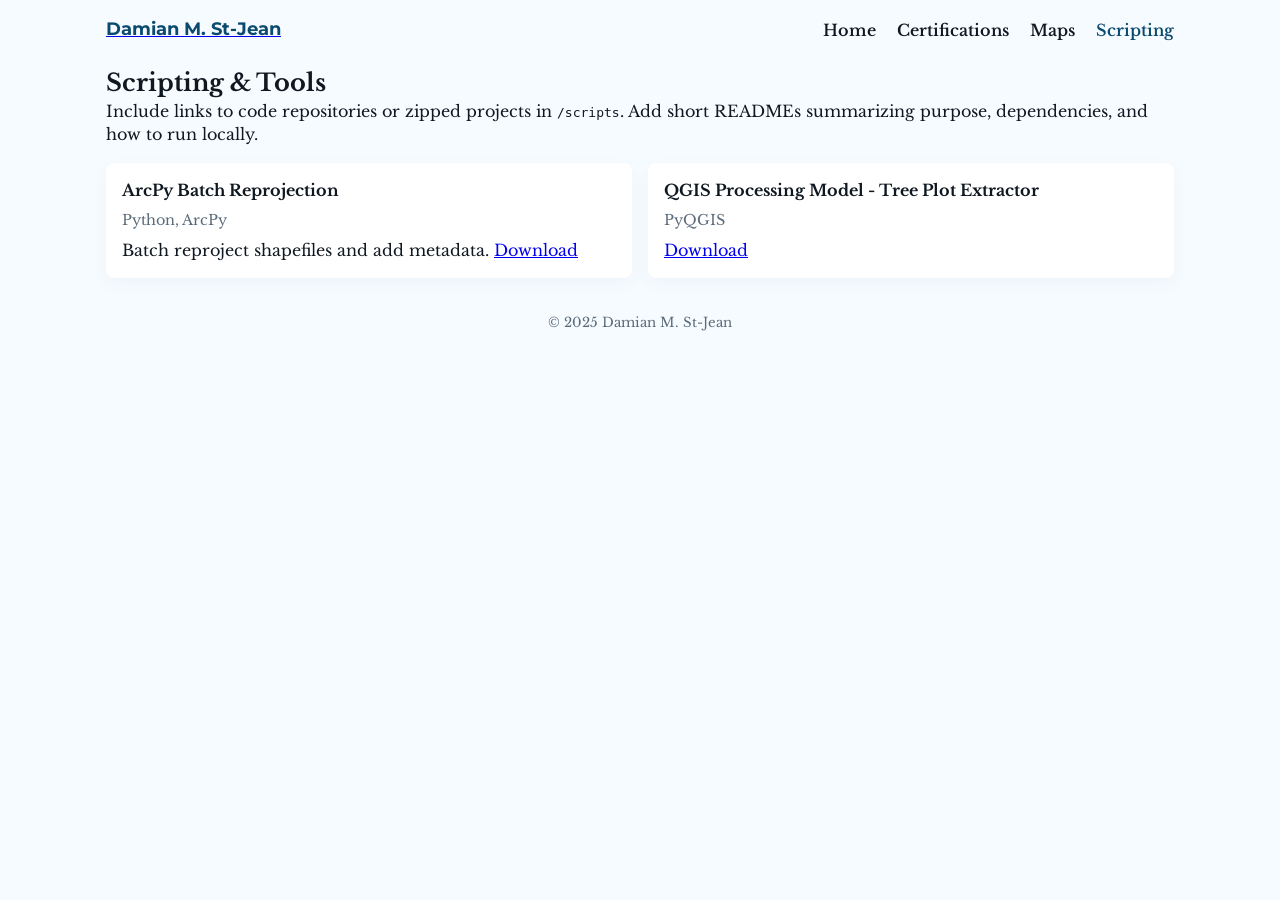
<file: scripts.html>
<!doctype html>
<html lang="en">
<head>
  <meta charset="utf-8" />
  <meta name="viewport" content="width=device-width,initial-scale=1" />
  <title>Scripting • Damian M. St-Jean</title>

  <link rel="preconnect" href="https://fonts.googleapis.com">
  <link rel="preconnect" href="https://fonts.gstatic.com" crossorigin>
  <link href="https://fonts.googleapis.com/css2?family=Libre+Baskerville:ital,wght@0,400;0,700;1,400&family=Montserrat:wght@400;700&display=swap" rel="stylesheet">

  <link rel="stylesheet" href="css/style.css">
</head>
<body>
  <header class="site-header small">
    <div class="container header-inner">
      <a class="brand" href="index.html"><h1>Damian M. St-Jean</h1></a>
      <nav class="main-nav">
        <a href="index.html">Home</a>
        <a href="certs.html">Certifications</a>
        <a href="maps.html">Maps</a>
        <a href="scripts.html" class="active">Scripting</a>
      </nav>
    </div>
  </header>

  <main class="container">
    <h2>Scripting & Tools</h2>
    <p>Include links to code repositories or zipped projects in <code>/scripts</code>. Add short READMEs summarizing purpose, dependencies, and how to run locally.</p>

    <div class="grid script-grid">
      <article class="script-card">
        <h4>ArcPy Batch Reprojection</h4>
        <p class="meta">Python, ArcPy</p>
        <p>Batch reproject shapefiles and add metadata. <a href="scripts/arcpy_reproject.zip" target="_blank" rel="noopener">Download</a></p>
      </article>

      <article class="script-card">
        <h4>QGIS Processing Model - Tree Plot Extractor</h4>
        <p class="meta">PyQGIS</p>
        <p><a href="scripts/tree_plot_extractor.zip" target="_blank" rel="noopener">Download</a></p>
      </article>
    </div>
  </main>

  <footer class="site-footer"><div class="container"><small>© 2025 Damian M. St-Jean</small></div></footer>
  <script src="js/main.js"></script>
</body>
</html>
</file>
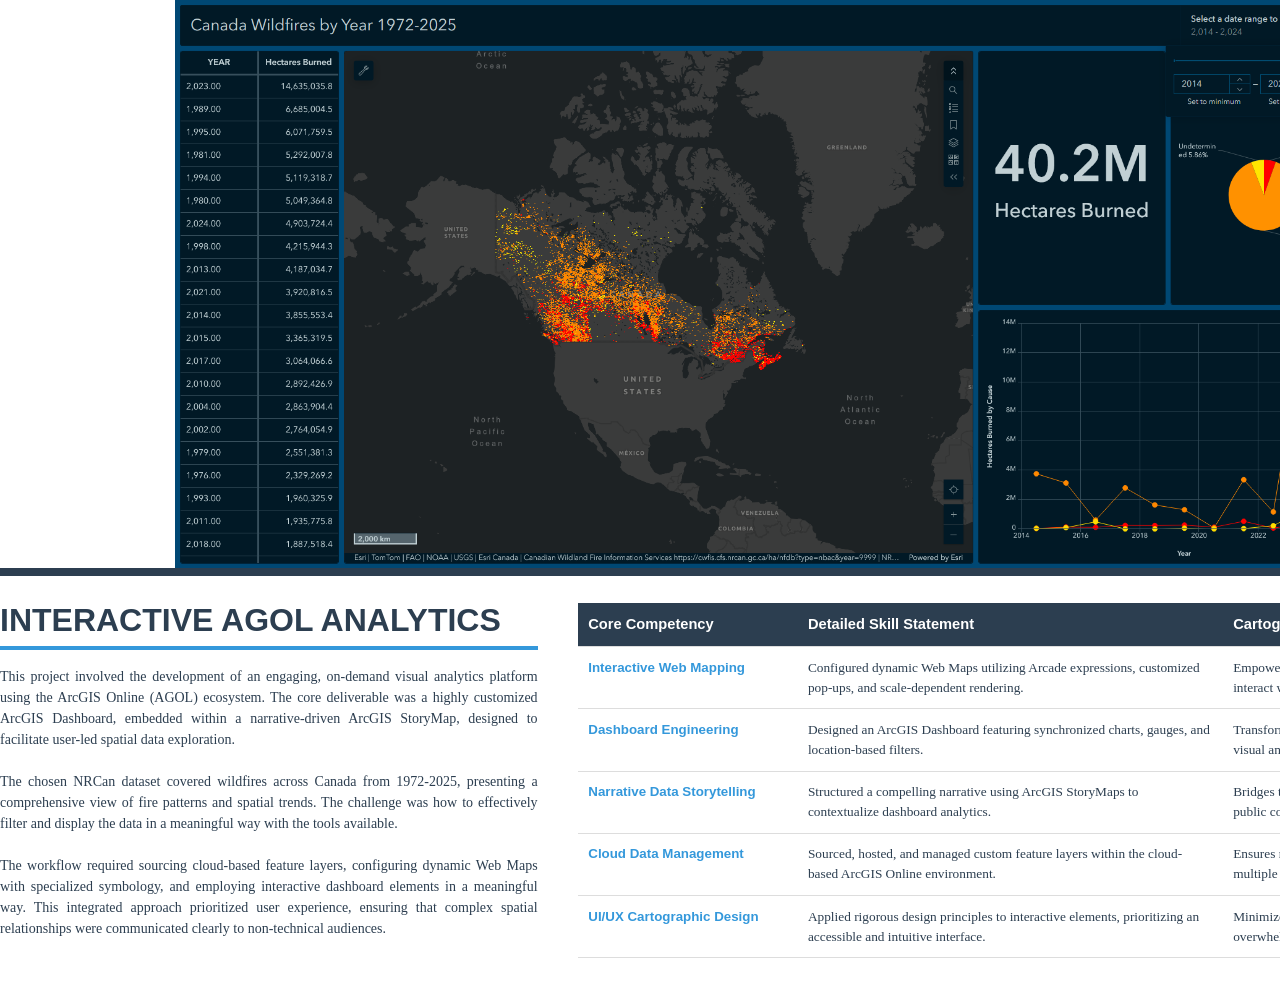
<file: AGOL_MarketingSheet/dashboard.html>
<!DOCTYPE html>
<html lang="en">
<!-- 1.0 Document Setup -->
<head>
    <meta charset="UTF-8">
    <meta name="viewport" content="width=device-width, initial-scale=1.0">
    <title>Portfolio: AGOL Dashboard</title>
    
    <!-- 2.0 CSS Styles -->
    <style>
        /* 2.1 CSS Variables */
        :root {
            --primary-color: #2c3e50; 
            --accent-color: #3498db;  
            --text-dark: #2c3e50;
            --text-light: #ffffff;
            --font-heading: 'Helvetica Neue', Helvetica, Arial, sans-serif;
            --font-body: 'Merriweather', Georgia, serif;
        }

        /* 2.2 Print Geometry & Reset 
           Ensures 17x11 Tabloid Landscape output. */
        @page {
            size: 17in 11in; 
            margin: 0.5in;
        }

        * {
            box-sizing: border-box;
            margin: 0;
            padding: 0;
        }

        body {
            font-family: var(--font-body);
            color: var(--text-dark);
            font-size: 12pt;
            line-height: 1.5;
            -webkit-print-color-adjust: exact;
            print-color-adjust: exact;
            background-color: #FFFFFF;
        }

        /* 2.3 Main Layout Grid (Landscape) */
        .landscape-container {
            display: grid;
            grid-template-rows: 60% 40%;
            height: 10in; 
            width: 16in;  
            margin: auto;
            gap: 20pt;
        }

        /* 2.4 Image Asset Styling */
        .hero-map {
            grid-row: 1;
            width: 100%;
            height: 100%;
            object-fit: contain;
            object-position: center top;
            border-bottom: 6pt solid var(--primary-color);
        }

        /* 2.5 Typography & Content Blocks */
        .content-block {
            grid-row: 2;
            display: grid;
            grid-template-columns: 35% 65%;
            gap: 30pt;
        }

        .overview-col {
            display: flex;
            flex-direction: column;
            justify-content: flex-start;
        }

        h1 {
            font-family: var(--font-heading);
            color: var(--primary-color);
            font-size: 24pt;
            text-transform: uppercase;
            margin-bottom: 12pt;
            border-bottom: 3pt solid var(--accent-color);
            padding-bottom: 6pt;
            line-height: 1.1;
        }

        .overview {
            text-align: justify;
            font-size: 10.5pt;
        }

        /* 2.6 Skill Table Styling */
        .table-col {
            display: flex;
            align-items: flex-start;
        }

        table {
            width: 100%;
            border-collapse: collapse;
            font-size: 10pt;
        }

        th, td {
            text-align: left;
            padding: 8pt;
            border-bottom: 1pt solid #ddd;
            vertical-align: top;
        }

        th {
            background-color: var(--primary-color);
            color: var(--text-light);
            font-family: var(--font-heading);
            font-size: 11pt;
        }
        
        td:first-child {
            font-family: var(--font-heading);
            font-weight: bold;
            color: var(--accent-color);
            width: 22%;
        }
    </style>
</head>
<body>
    <!-- 3.0 Main Content -->
    <div class="landscape-container">
        
        <!-- 3.1 Hero Image -->
        <img class="hero-map" src="Screenshot 2026-04-14 191655.png" alt="ArcGIS Online Dashboard and StoryMap">
        
        <!-- 3.2 Textual Content & Skills Grid -->
        <div class="content-block">
            
            <div class="overview-col">
                <h1>Interactive AGOL Analytics</h1>
                <div class="overview">
                    <p>This project involved the development of an engaging, on-demand visual analytics platform using the ArcGIS Online (AGOL) ecosystem. The core deliverable was a highly customized ArcGIS Dashboard, embedded within a narrative-driven ArcGIS StoryMap, designed to facilitate user-led spatial data exploration.</p>
                    <br>
                    <p>The chosen NRCan dataset covered wildfires across Canada from 1972-2025, presenting a comprehensive view of fire patterns and spatial trends. The challenge was how to effectively filter and display the data in a meaningful way with the tools available.</p>
                    <br>
                    <p>The workflow required sourcing cloud-based feature layers, configuring dynamic Web Maps with specialized symbology, and employing interactive dashboard elements in a meaningful way. This integrated approach prioritized user experience, ensuring that complex spatial relationships were communicated clearly to non-technical audiences.</p>
                </div>
            </div>

            <div class="table-col">
                <table>
                    <thead>
                        <tr>
                            <th>Core Competency</th>
                            <th>Detailed Skill Statement</th>
                            <th>Cartographic Implication</th>
                        </tr>
                    </thead>
                    <tbody>
                        <tr>
                            <td>Interactive Web Mapping</td>
                            <td>Configured dynamic Web Maps utilizing Arcade expressions, customized pop-ups, and scale-dependent rendering.</td>
                            <td>Empowers end-users to intuitively navigate, query, and interact with live spatial data.</td>
                        </tr>
                        <tr>
                            <td>Dashboard Engineering</td>
                            <td>Designed an ArcGIS Dashboard featuring synchronized charts, gauges, and location-based filters.</td>
                            <td>Transforms static cartography into an on-demand, interactive visual analytics platform.</td>
                        </tr>
                        <tr>
                            <td>Narrative Data Storytelling</td>
                            <td>Structured a compelling narrative using ArcGIS StoryMaps to contextualize dashboard analytics.</td>
                            <td>Bridges the gap between complex spatial analysis results and public comprehension.</td>
                        </tr>
                        <tr>
                            <td>Cloud Data Management</td>
                            <td>Sourced, hosted, and managed custom feature layers within the cloud-based ArcGIS Online environment.</td>
                            <td>Ensures reliable data delivery and seamless integration across multiple web applications.</td>
                        </tr>
                        <tr>
                            <td>UI/UX Cartographic Design</td>
                            <td>Applied rigorous design principles to interactive elements, prioritizing an accessible and intuitive interface.</td>
                            <td>Minimizes cognitive load, ensuring visual widgets do not overwhelm the core spatial data.</td>
                        </tr>
                    </tbody>
                </table>
            </div>
            
        </div>
    </div>
</body>
</html>
</file>
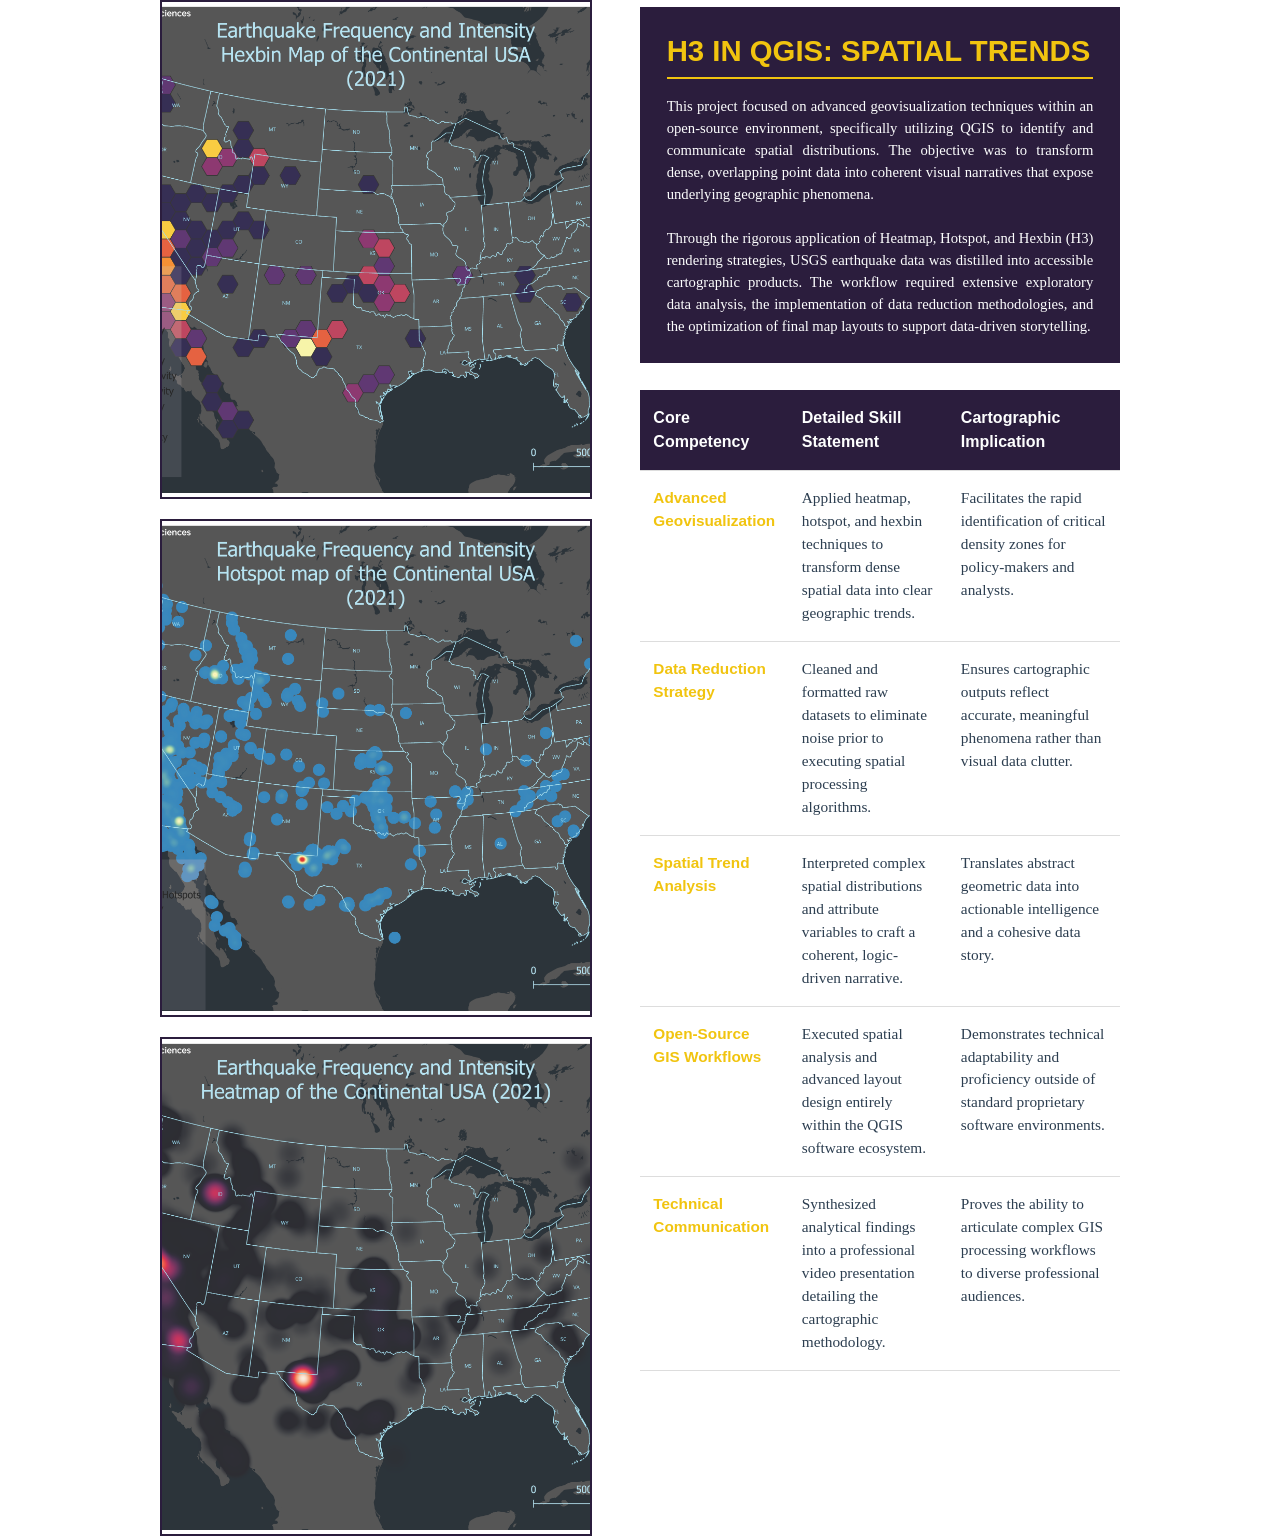
<file: H3_MarketingSheet/H3Map.html>
<!DOCTYPE html>
<html lang="en">
<!-- 1.0 Document Setup -->
<head>
    <meta charset="UTF-8">
    <meta name="viewport" content="width=device-width, initial-scale=1.0">
    <title>Portfolio: H3 in QGIS</title>
    
    <!-- 2.0 CSS Styles -->
    <style>
        /* 2.1 CSS Variables 
           Defines the core color palette and typography. */
        :root {
            --primary-color: #2b1d3d; /* Deep Indigo */
            --accent-color: #f1c40f;  /* Gold/Yellow for heatmap association */
            --text-dark: #2c3e50;
            --text-light: #fdfefe;
            --font-heading: 'Helvetica Neue', Helvetica, Arial, sans-serif;
            --font-body: 'Merriweather', Georgia, serif;
        }

        /* 2.2 Print Geometry & Reset 
           Ensures an 11x17 Tabloid output with 0.5in margins. */
        @page {
            size: 11in 17in;
            margin: 0.5in;
        }

        * {
            box-sizing: border-box;
            margin: 0;
            padding: 0;
        }

        body {
            font-family: var(--font-body);
            color: var(--text-dark);
            font-size: 11.5pt;
            line-height: 1.5;
            -webkit-print-color-adjust: exact;
            print-color-adjust: exact;
            background-color: #FFFFFF;
        }

        /* 2.3 Main Layout Grid 
           2-column layout. Left column holds 3 maps. Right holds text/skills. */
        .page-container {
            display: grid;
            grid-template-columns: 45% 50%;
            justify-content: space-between;
            height: 16in; 
            width: 10in;  
            margin: auto;
        }

        /* 2.4 Image Asset Styling */
        .maps-column {
            grid-column: 1;
            display: flex;
            flex-direction: column;
            justify-content: space-between;
            height: 100%;
            gap: 15pt;
        }

        .hero-map {
            width: 100%;
            height: calc(33.333% - 10pt);
            object-fit: cover;
            object-position: center;
            border: 2pt solid var(--primary-color);
            background-color: #f4f6f7;
        }

        /* 2.5 Typography & Content Blocks */
        .content-column {
            grid-column: 2;
            display: flex;
            flex-direction: column;
            gap: 20pt;
            padding-top: 5pt;
        }

        .writeup-container {
            background-color: var(--primary-color);
            color: var(--text-light);
            padding: 20pt;
            display: flex;
            flex-direction: column;
            gap: 12pt;
        }

        h1 {
            font-family: var(--font-heading);
            color: var(--accent-color);
            font-size: 22pt;
            text-transform: uppercase;
            border-bottom: 2pt solid var(--accent-color);
            padding-bottom: 6pt;
            line-height: 1.2;
        }

        .overview {
            font-size: 11pt;
            text-align: justify;
        }

        /* 2.6 Skill Table Styling */
        .table-container {
            width: 100%;
        }

        table {
            width: 100%;
            border-collapse: collapse;
            font-size: 11.5pt;
        }

        th, td {
            text-align: left;
            padding: 12pt 10pt;
            border-bottom: 1pt solid #ddd;
            vertical-align: top;
        }

        th {
            font-family: var(--font-heading);
            color: var(--text-light);
            background-color: var(--primary-color);
            font-size: 12pt;
        }
        
        td:first-child {
            font-family: var(--font-heading);
            font-weight: bold;
            color: var(--accent-color);
            width: 22%;
        }
    </style>
</head>
<body>
    <!-- 3.0 Main Content -->
    <div class="page-container">
        
        <!-- 3.1 Maps Column (Left) -->
        <div class="maps-column">
            <!-- 3.1.1 Hexbin -->
            <img class="hero-map" src="Hexbin_DMS.png" alt="H3 Hexbin Analysis">
            <!-- 3.1.2 Hotspot -->
            <img class="hero-map" src="Hotspot_DMS.png" alt="H3 Hotspot Analysis">
            <!-- 3.1.3 Heatmap -->
            <img class="hero-map" src="Heatmap_DMS.png" alt="H3 Heatmap Analysis">
        </div>
        
        <!-- 3.2 Content Column (Right) -->
        <div class="content-column">
            <!-- 3.2.1 Textual Content Writeup -->
            <div class="writeup-container">
                <h1>H3 in QGIS: Spatial Trends</h1>
                <div class="overview">
                    <p>This project focused on advanced geovisualization techniques within an open-source environment, specifically utilizing QGIS to identify and communicate spatial distributions. The objective was to transform dense, overlapping point data into coherent visual narratives that expose underlying geographic phenomena.</p>
                    <br>
                    <p>Through the rigorous application of Heatmap, Hotspot, and Hexbin (H3) rendering strategies, USGS earthquake data was distilled into accessible cartographic products. The workflow required extensive exploratory data analysis, the implementation of data reduction methodologies, and the optimization of final map layouts to support data-driven storytelling.</p>
                </div>
            </div>

            <!-- 3.2.2 Skill Statements Table -->
            <div class="table-container">
                <table>
                    <thead>
                        <tr>
                            <th>Core Competency</th>
                            <th>Detailed Skill Statement</th>
                            <th>Cartographic Implication</th>
                        </tr>
                    </thead>
                    <tbody>
                        <tr>
                            <td>Advanced Geovisualization</td>
                            <td>Applied heatmap, hotspot, and hexbin techniques to transform dense spatial data into clear geographic trends.</td>
                            <td>Facilitates the rapid identification of critical density zones for policy-makers and analysts.</td>
                        </tr>
                        <tr>
                            <td>Data Reduction Strategy</td>
                            <td>Cleaned and formatted raw datasets to eliminate noise prior to executing spatial processing algorithms.</td>
                            <td>Ensures cartographic outputs reflect accurate, meaningful phenomena rather than visual data clutter.</td>
                        </tr>
                        <tr>
                            <td>Spatial Trend Analysis</td>
                            <td>Interpreted complex spatial distributions and attribute variables to craft a coherent, logic-driven narrative.</td>
                            <td>Translates abstract geometric data into actionable intelligence and a cohesive data story.</td>
                        </tr>
                        <tr>
                            <td>Open-Source GIS Workflows</td>
                            <td>Executed spatial analysis and advanced layout design entirely within the QGIS software ecosystem.</td>
                            <td>Demonstrates technical adaptability and proficiency outside of standard proprietary software environments.</td>
                        </tr>
                        <tr>
                            <td>Technical Communication</td>
                            <td>Synthesized analytical findings into a professional video presentation detailing the cartographic methodology.</td>
                            <td>Proves the ability to articulate complex GIS processing workflows to diverse professional audiences.</td>
                        </tr>
                    </tbody>
                </table>
            </div>
        </div>
        
    </div>
</body>
</html>
</file>
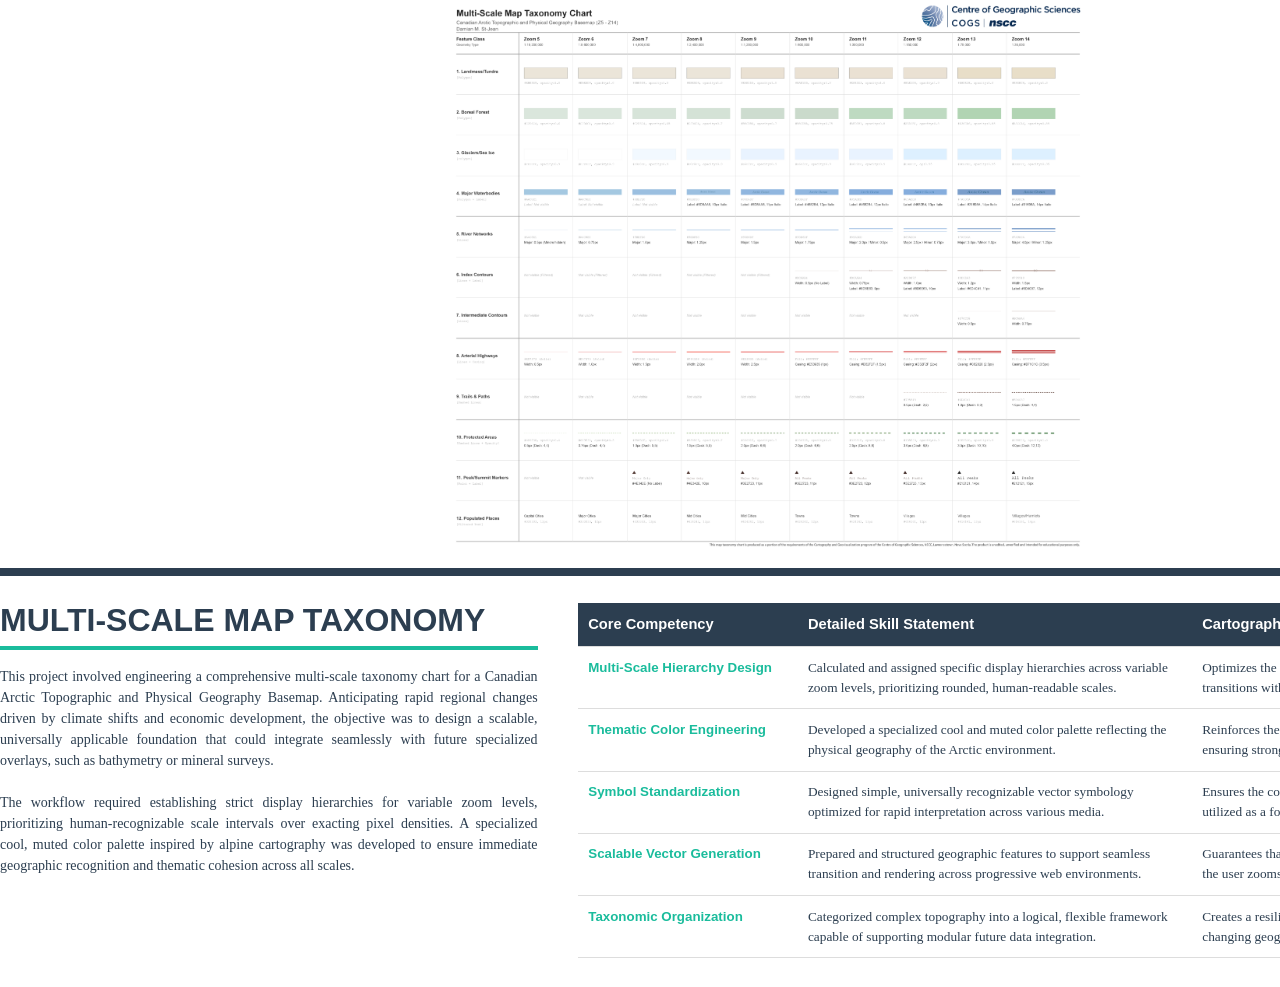
<file: MSM_MarketingSheet/taxonomy.html>
<!DOCTYPE html>
<html lang="en">
<!-- 1.0 Document Setup -->
<head>
    <meta charset="UTF-8">
    <meta name="viewport" content="width=device-width, initial-scale=1.0">
    <title>Portfolio: Multi-Scale Map Taxonomy</title>
    
    <!-- 2.0 CSS Styles -->
    <style>
        /* 2.1 CSS Variables */
        :root {
            --primary-color: #2c3e50; 
            --accent-color: #1abc9c;  /* Cool teal to match the arctic/alpine theme */
            --text-dark: #2c3e50;
            --text-light: #ffffff;
            --font-heading: 'Helvetica Neue', Helvetica, Arial, sans-serif;
            --font-body: 'Merriweather', Georgia, serif;
        }

        /* 2.2 Print Geometry & Reset */
        @page {
            size: 17in 11in; /* Tabloid Landscape */
            margin: 0.5in;
        }

        * {
            box-sizing: border-box;
            margin: 0;
            padding: 0;
        }

        body {
            font-family: var(--font-body);
            color: var(--text-dark);
            font-size: 12pt;
            line-height: 1.5;
            -webkit-print-color-adjust: exact;
            print-color-adjust: exact;
            background-color: #FFFFFF;
        }

        /* 2.3 Main Layout Grid (Landscape) */
        .landscape-container {
            display: grid;
            grid-template-rows: 60% 40%;
            height: 10in; 
            width: 16in;  
            margin: auto;
            gap: 20pt;
        }

        /* 2.4 Image Asset Styling */
        .hero-map {
            grid-row: 1;
            width: 100%;
            height: 100%;
            object-fit: contain;
            object-position: center top;
            border-bottom: 6pt solid var(--primary-color);
        }

        /* 2.5 Typography & Content Blocks */
        .content-block {
            grid-row: 2;
            display: grid;
            grid-template-columns: 35% 65%;
            gap: 30pt;
        }

        .overview-col {
            display: flex;
            flex-direction: column;
            justify-content: flex-start;
        }

        h1 {
            font-family: var(--font-heading);
            color: var(--primary-color);
            font-size: 24pt;
            text-transform: uppercase;
            margin-bottom: 12pt;
            border-bottom: 3pt solid var(--accent-color);
            padding-bottom: 6pt;
            line-height: 1.1;
        }

        .overview {
            text-align: justify;
            font-size: 10.5pt;
        }

        /* 2.6 Skill Table Styling */
        .table-col {
            display: flex;
            align-items: flex-start;
        }

        table {
            width: 100%;
            border-collapse: collapse;
            font-size: 10pt;
        }

        th, td {
            text-align: left;
            padding: 8pt;
            border-bottom: 1pt solid #ddd;
            vertical-align: top;
        }

        th {
            background-color: var(--primary-color);
            color: var(--text-light);
            font-family: var(--font-heading);
            font-size: 11pt;
        }
        
        td:first-child {
            font-family: var(--font-heading);
            font-weight: bold;
            color: var(--accent-color);
            width: 22%;
        }
    </style>
</head>
<body>
    <!-- 3.0 Main Content -->
    <div class="landscape-container">
        
        <!-- 3.1 Hero Image -->
        <img class="hero-map" src="MS_Map_Taxonomy_DMS.png" alt="Multi-Scale Map Taxonomy Chart">
        
        <!-- 3.2 Textual Content & Skills Grid -->
        <div class="content-block">
            
            <div class="overview-col">
                <h1>Multi-Scale Map Taxonomy</h1>
                <div class="overview">
                    <p>This project involved engineering a comprehensive multi-scale taxonomy chart for a Canadian Arctic Topographic and Physical Geography Basemap. Anticipating rapid regional changes driven by climate shifts and economic development, the objective was to design a scalable, universally applicable foundation that could integrate seamlessly with future specialized overlays, such as bathymetry or mineral surveys.</p>
                    <br>
                    <p>The workflow required establishing strict display hierarchies for variable zoom levels, prioritizing human-recognizable scale intervals over exacting pixel densities. A specialized cool, muted color palette inspired by alpine cartography was developed to ensure immediate geographic recognition and thematic cohesion across all scales.</p>
                </div>
            </div>

            <div class="table-col">
                <table>
                    <thead>
                        <tr>
                            <th>Core Competency</th>
                            <th>Detailed Skill Statement</th>
                            <th>Cartographic Implication</th>
                        </tr>
                    </thead>
                    <tbody>
                        <tr>
                            <td>Multi-Scale Hierarchy Design</td>
                            <td>Calculated and assigned specific display hierarchies across variable zoom levels, prioritizing rounded, human-readable scales.</td>
                            <td>Optimizes the user experience by providing logical detail transitions without overwhelming the map viewer.</td>
                        </tr>
                        <tr>
                            <td>Thematic Color Engineering</td>
                            <td>Developed a specialized cool and muted color palette reflecting the physical geography of the Arctic environment.</td>
                            <td>Reinforces the thematic location of the basemap intuitively while ensuring strong contrast for overlaid data.</td>
                        </tr>
                        <tr>
                            <td>Symbol Standardization</td>
                            <td>Designed simple, universally recognizable vector symbology optimized for rapid interpretation across various media.</td>
                            <td>Ensures the core basemap remains legible and unobtrusive when utilized as a foundation for specialized mapping.</td>
                        </tr>
                        <tr>
                            <td>Scalable Vector Generation</td>
                            <td>Prepared and structured geographic features to support seamless transition and rendering across progressive web environments.</td>
                            <td>Guarantees that complex vector geometries simplify correctly as the user zooms out, maintaining performance.</td>
                        </tr>
                        <tr>
                            <td>Taxonomic Organization</td>
                            <td>Categorized complex topography into a logical, flexible framework capable of supporting modular future data integration.</td>
                            <td>Creates a resilient cartographic architecture that can adapt to changing geographic data without requiring total redesigns.</td>
                        </tr>
                    </tbody>
                </table>
            </div>
            
        </div>
    </div>
</body>
</html>
</file>
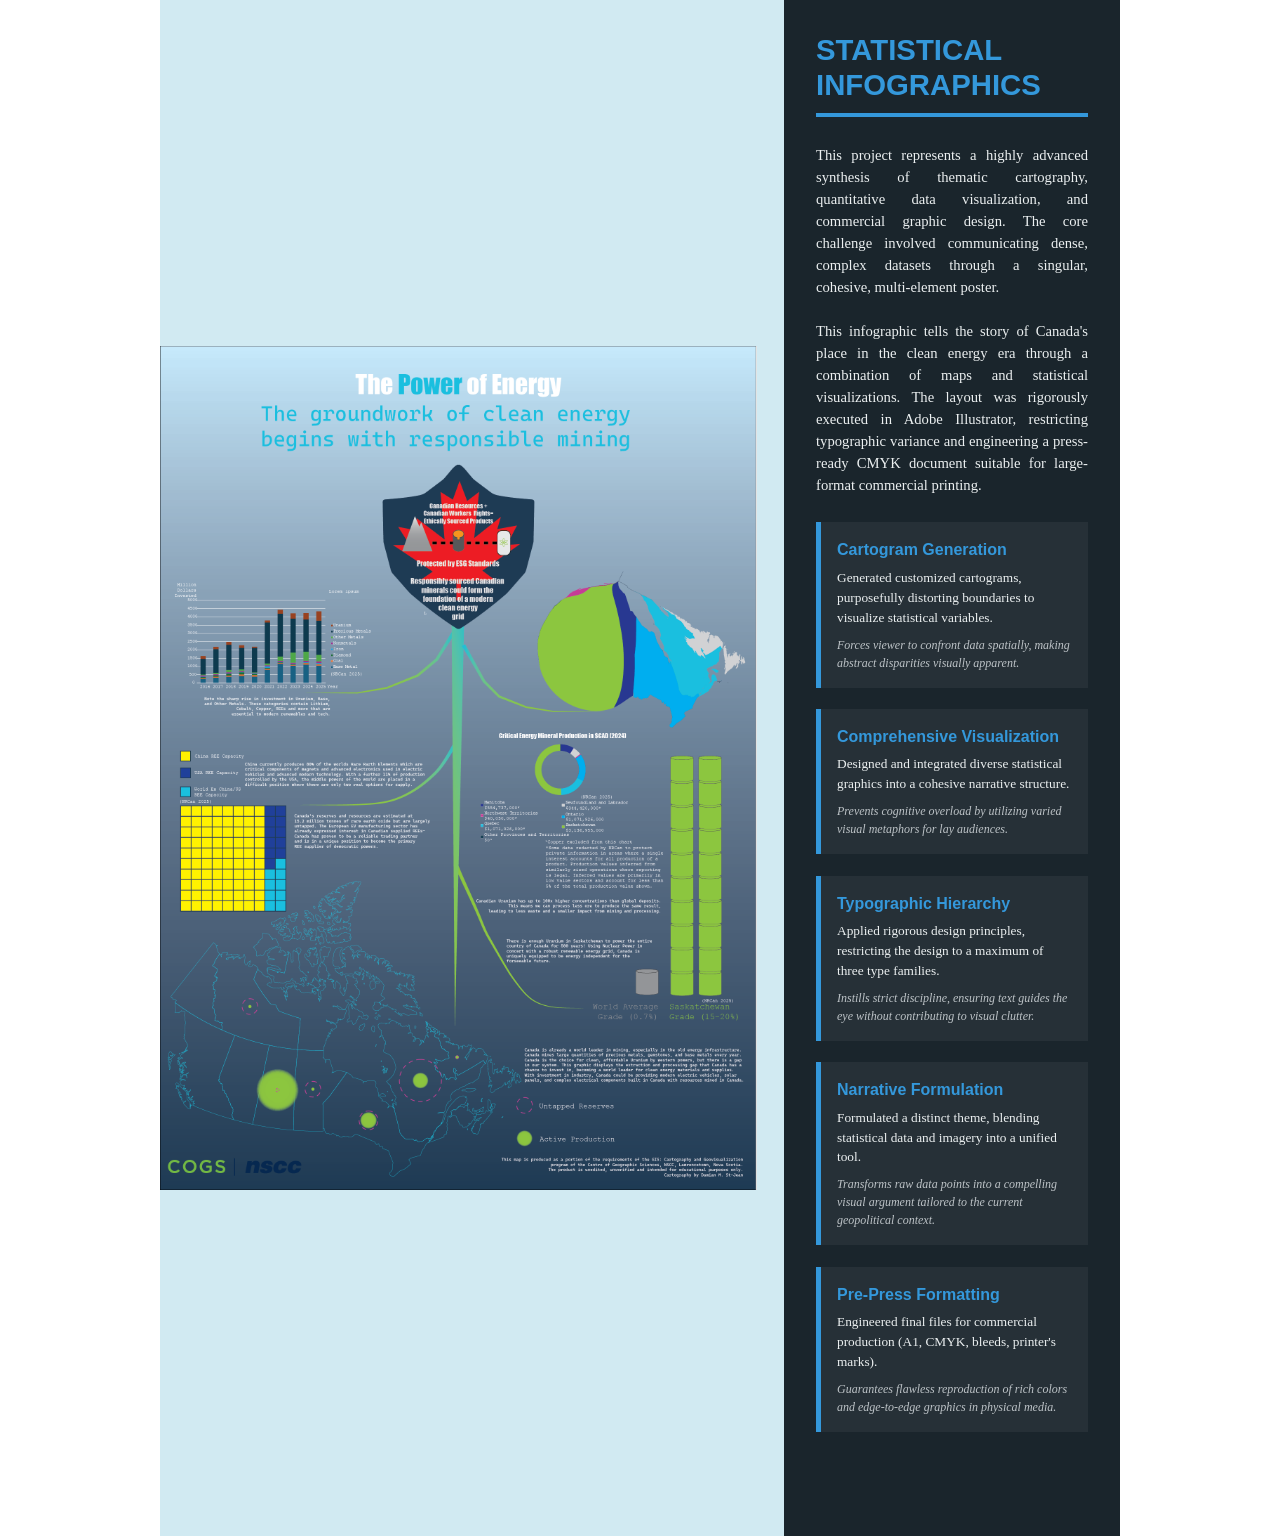
<file: StatInfo_MarketingSheet/infographic.html>
<!DOCTYPE html>
<html lang="en">
<!-- 1.0 Document Setup -->
<head>
    <meta charset="UTF-8">
    <meta name="viewport" content="width=device-width, initial-scale=1.0">
    <title>Portfolio: Statistical Infographics</title>
    
    <!-- 2.0 CSS Styles -->
    <style>
        /* 2.1 CSS Variables */
        :root {
            --primary-color: #1A252C; 
            --accent-color: #3498DB;  
            --text-light: #ECF0F1;
            --text-dark: #2C3E50;
            --font-heading: 'Helvetica Neue', Helvetica, Arial, sans-serif;
            --font-body: 'Merriweather', Georgia, serif;
        }

        /* 2.2 Print Geometry & Reset */
        @page {
            size: 11in 17in; /* Tabloid Portrait */
            margin: 0.5in;
        }

        * {
            box-sizing: border-box;
            margin: 0;
            padding: 0;
        }

        body {
            font-family: var(--font-body);
            font-size: 12pt;
            line-height: 1.5;
            -webkit-print-color-adjust: exact;
            print-color-adjust: exact;
            background-color: #FFFFFF;
        }

        /* 2.3 Main Layout Grid (Asymmetrical) */
        .page-container {
            display: flex;
            height: 16in; /* Tabloid height minus margins */
            width: 10in;  /* Tabloid width minus margins */
            margin: auto;
            background-color: #d1eaf2;
        }

        /* 2.4 Image Asset Styling */
        .hero-section {
            width: 65%;
            height: 100%;
            padding-right: 20pt;
            display: flex;
            align-items: center; /* Centers the A1 image vertically in the 16in space */
            justify-content: center;
        }

        .hero-map {
            width: 100%;
            height: 100%;
            object-fit: contain; 
            object-position: center;
        }

        /* 2.5 Typography & Sidebar Content Blocks */
        .sidebar {
            width: 35%;
            height: 100%;
            background-color: var(--primary-color);
            color: var(--text-light);
            padding: 24pt;
            display: flex;
            flex-direction: column;
            gap: 20pt;
        }

        h1, h2 {
            font-family: var(--font-heading);
            color: var(--accent-color);
        }

        h1 {
            font-size: 22pt;
            text-transform: uppercase;
            line-height: 1.2;
            border-bottom: 3pt solid var(--accent-color);
            padding-bottom: 8pt;
        }

        .overview {
            text-align: justify;
            font-size: 11pt;
        }

        /* 2.6 Skill Table Styling (Vertical for Sidebar) */
        .skill-list {
            display: flex;
            flex-direction: column;
            gap: 16pt;
        }

        .skill-item {
            background-color: rgba(255, 255, 255, 0.05);
            padding: 12pt;
            border-left: 4pt solid var(--accent-color);
        }

        .skill-title {
            font-family: var(--font-heading);
            font-weight: bold;
            color: var(--accent-color);
            font-size: 12pt;
            margin-bottom: 4pt;
        }

        .skill-desc {
            font-size: 10pt;
            margin-bottom: 6pt;
        }

        .skill-impl {
            font-size: 9pt;
            font-style: italic;
            color: #BDC3C7;
        }
    </style>
</head>
<body>
    <!-- 3.0 Main Content -->
    <div class="page-container">
        
        <!-- 3.1 Hero Image Area (65%) -->
        <div class="hero-section">
            <img class="hero-map" src="./img/infographic.png" alt="Statistical Infographic Project Screenshot">
        </div>
        
        <!-- 3.2 Sidebar Textual Content Area (35%) -->
        <div class="sidebar">
            <h1>Statistical Infographics</h1>
            <div class="overview">
                <p>This project represents a highly advanced synthesis of thematic cartography, quantitative data visualization, and commercial graphic design. The core challenge involved communicating dense, complex datasets through a singular, cohesive, multi-element poster.</p>
                <br>
                <p>This infographic tells the story of Canada's place in the clean energy era through a combination of maps and statistical visualizations. The layout was rigorously executed in Adobe Illustrator, restricting typographic variance and engineering a press-ready CMYK document suitable for large-format commercial printing.</p>
            </div>

            <!-- 3.3 Skill Statements -->
            <div class="skill-list">
                <div class="skill-item">
                    <div class="skill-title">Cartogram Generation</div>
                    <div class="skill-desc">Generated customized cartograms, purposefully distorting boundaries to visualize statistical variables.</div>
                    <div class="skill-impl">Forces viewer to confront data spatially, making abstract disparities visually apparent.</div>
                </div>
                <div class="skill-item">
                    <div class="skill-title">Comprehensive Visualization</div>
                    <div class="skill-desc">Designed and integrated diverse statistical graphics into a cohesive narrative structure.</div>
                    <div class="skill-impl">Prevents cognitive overload by utilizing varied visual metaphors for lay audiences.</div>
                </div>
                <div class="skill-item">
                    <div class="skill-title">Typographic Hierarchy</div>
                    <div class="skill-desc">Applied rigorous design principles, restricting the design to a maximum of three type families.</div>
                    <div class="skill-impl">Instills strict discipline, ensuring text guides the eye without contributing to visual clutter.</div>
                </div>
                <div class="skill-item">
                    <div class="skill-title">Narrative Formulation</div>
                    <div class="skill-desc">Formulated a distinct theme, blending statistical data and imagery into a unified tool.</div>
                    <div class="skill-impl">Transforms raw data points into a compelling visual argument tailored to the current geopolitical context.</div>
                </div>
                <div class="skill-item">
                    <div class="skill-title">Pre-Press Formatting</div>
                    <div class="skill-desc">Engineered final files for commercial production (A1, CMYK, bleeds, printer's marks).</div>
                    <div class="skill-impl">Guarantees flawless reproduction of rich colors and edge-to-edge graphics in physical media.</div>
                </div>
            </div>
        </div>
    </div>
</body>
</html>
</file>
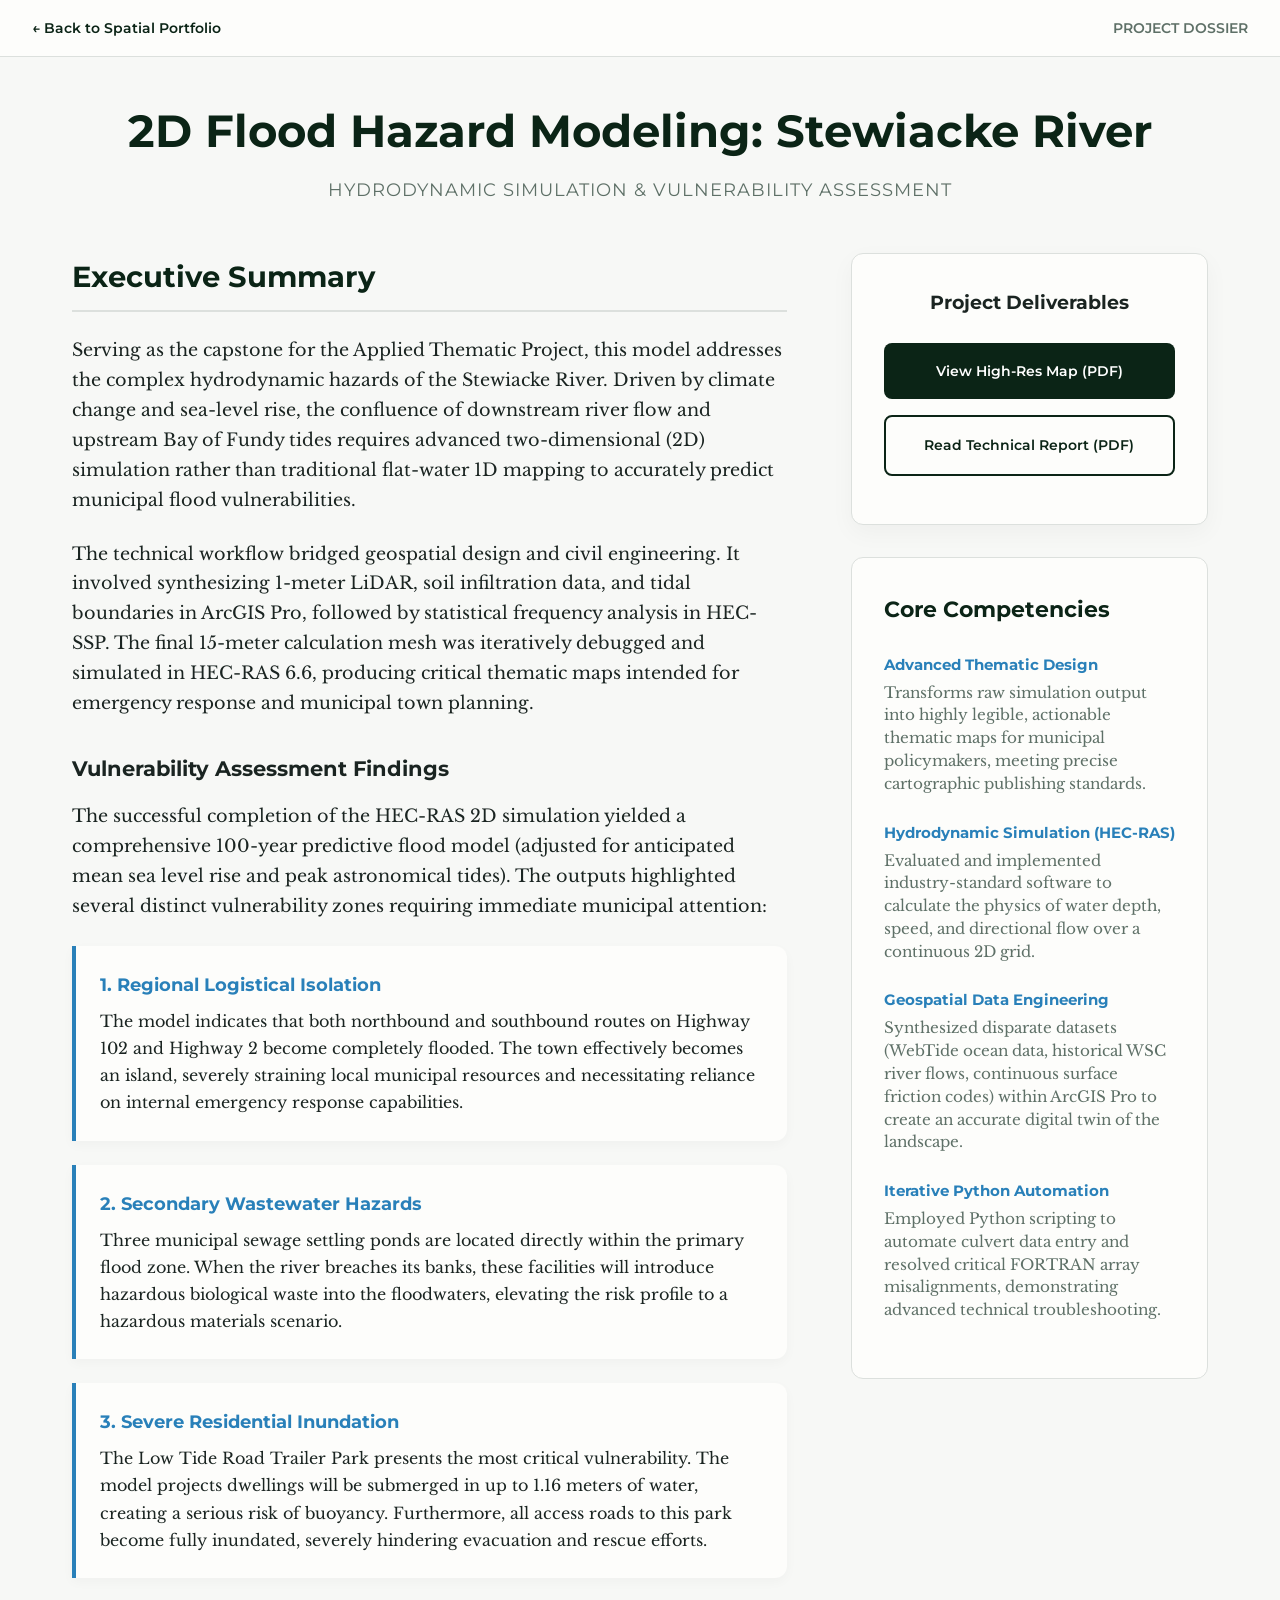
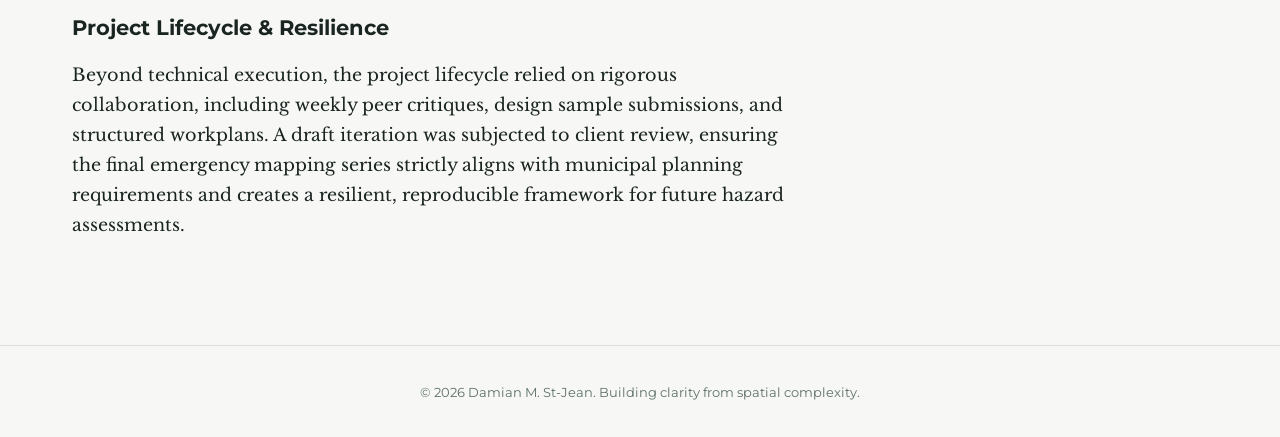
<file: Thematic_MarketingSheet/FloodModel.html>
<!doctype html>
<html lang="en">
<head>
  <meta charset="utf-8" />
  <meta name="viewport" content="width=device-width, initial-scale=1.0" />
  <title>Stewiacke Flood Model • Damian M. St-Jean</title>

  <!-- Google Fonts -->
  <link rel="preconnect" href="https://fonts.googleapis.com">
  <link rel="preconnect" href="https://fonts.gstatic.com" crossorigin>
  <link href="https://fonts.googleapis.com/css2?family=Libre+Baskerville:ital,wght@0,400;0,700;1,400&family=Montserrat:wght@400;600;700&display=swap" rel="stylesheet">

  <style>
    :root {
      --bg: #f7f8f6; 
      --surface: #fdfdfb; 
      --text-main: #1a2421; 
      --text-muted: #5e7067;
      --brand: #0b2416; 
      --brand-hover: #16472c;
      --accent: #2980b9; /* Kept the water blue accent for the flood theme */
      --border: #dce0dd;
      --radius: 12px;
      --transition: all 0.3s ease;
    }

    * { box-sizing: border-box; margin: 0; padding: 0; }
    
    body {
      font-family: "Libre Baskerville", Cambria, Georgia, serif;
      background-color: var(--bg);
      color: var(--text-main);
      line-height: 1.7;
      -webkit-font-smoothing: antialiased;
    }

    h1, h2, h3, h4, .btn, .nav-text {
      font-family: "Montserrat", sans-serif;
    }

    /* --- Navigation Bar --- */
    .top-bar {
      background-color: var(--surface);
      border-bottom: 1px solid var(--border);
      padding: 1rem 2rem;
      position: sticky;
      top: 0;
      z-index: 100;
      display: flex;
      justify-content: space-between;
      align-items: center;
    }

    .back-btn {
      display: inline-flex;
      align-items: center;
      gap: 0.5rem;
      color: var(--brand);
      text-decoration: none;
      font-weight: 600;
      font-family: "Montserrat", sans-serif;
      font-size: 0.9rem;
      transition: var(--transition);
    }

    .back-btn:hover {
      color: var(--accent);
      transform: translateX(-4px);
    }

    /* --- Layout Container --- */
    .container {
      max-width: 1200px;
      margin: 0 auto;
      padding: 3rem 2rem;
    }

    /* --- Page Header --- */
    .page-header {
      margin-bottom: 3rem;
      text-align: center;
    }

    .page-header h1 {
      font-size: 2.8rem;
      color: var(--brand);
      margin-bottom: 1rem;
      line-height: 1.2;
    }

    .page-header p {
      font-family: "Montserrat", sans-serif;
      color: var(--text-muted);
      font-size: 1.1rem;
      text-transform: uppercase;
      letter-spacing: 1px;
    }

    /* --- Main Content Grid --- */
    .content-grid {
      display: grid;
      grid-template-columns: 2fr 1fr;
      gap: 4rem;
    }

    .main-narrative h2 {
      font-size: 1.8rem;
      color: var(--brand);
      margin-bottom: 1.5rem;
      border-bottom: 2px solid var(--border);
      padding-bottom: 0.5rem;
    }

    .main-narrative h3 {
      font-size: 1.3rem;
      color: var(--text-main);
      margin: 2rem 0 1rem 0;
    }

    .main-narrative p {
      margin-bottom: 1.5rem;
      font-size: 1.1rem;
    }

    /* --- Findings Cards --- */
    .findings-card {
      background: var(--surface);
      border-left: 4px solid var(--accent);
      padding: 1.5rem;
      margin-bottom: 1.5rem;
      border-radius: 0 var(--radius) var(--radius) 0;
      box-shadow: 0 4px 12px rgba(0,0,0,0.03);
    }
    .findings-card h4 {
      color: var(--accent);
      margin-bottom: 0.5rem;
      font-size: 1.1rem;
    }
    .findings-card p {
      margin-bottom: 0;
      font-size: 1rem;
    }

    /* --- Sidebar / Skills Table --- */
    .sidebar {
      display: flex;
      flex-direction: column;
      gap: 2rem;
    }

    .action-box {
      background: var(--surface);
      padding: 2rem;
      border-radius: var(--radius);
      border: 1px solid var(--border);
      box-shadow: 0 8px 24px rgba(0,0,0,0.04);
      text-align: center;
    }

    .btn {
      display: block;
      width: 100%;
      background: var(--brand);
      color: white;
      text-decoration: none;
      padding: 1rem;
      border-radius: 8px;
      font-weight: 600;
      margin-bottom: 1rem;
      transition: var(--transition);
      font-size: 0.9rem;
    }

    .btn:hover { background: var(--brand-hover); }
    .btn-outline {
      background: transparent;
      color: var(--brand);
      border: 2px solid var(--brand);
    }
    .btn-outline:hover { background: var(--brand); color: white; }

    .skills-box {
      background: var(--surface);
      padding: 2rem;
      border-radius: var(--radius);
      border: 1px solid var(--border);
    }

    .skills-box h3 {
      font-size: 1.4rem;
      margin-bottom: 1.5rem;
      color: var(--brand);
    }

    .skill-item {
      margin-bottom: 1.5rem;
    }

    .skill-item strong {
      display: block;
      font-family: "Montserrat", sans-serif;
      color: var(--accent);
      margin-bottom: 0.25rem;
      font-size: 0.95rem;
    }

    .skill-item p {
      font-size: 0.95rem;
      color: var(--text-muted);
      line-height: 1.5;
    }

    /* --- Responsive --- */
    @media (max-width: 900px) {
      .content-grid { grid-template-columns: 1fr; gap: 3rem; }
      .page-header h1 { font-size: 2.2rem; }
    }
  </style>
</head>
<body>

  <!-- Top Navigation -->
  <div class="top-bar">
    <a href="../PortfolioDMS.html#portfolio" class="back-btn">
      &larr; Back to Spatial Portfolio
    </a>
    <span class="nav-text" style="color: var(--text-muted); font-size: 0.85rem; font-weight: 600;">PROJECT DOSSIER</span>
  </div>

  <main class="container">
    
    <!-- Header -->
    <header class="page-header">
      <h1>2D Flood Hazard Modeling: Stewiacke River</h1>
      <p>Hydrodynamic Simulation & Vulnerability Assessment</p>
    </header>


    <!-- Content Layout -->
    <div class="content-grid">
      
      <!-- Left Column: Narrative & Findings -->
      <div class="main-narrative">
        <h2>Executive Summary</h2>
        <p>Serving as the capstone for the Applied Thematic Project, this model addresses the complex hydrodynamic hazards of the Stewiacke River. Driven by climate change and sea-level rise, the confluence of downstream river flow and upstream Bay of Fundy tides requires advanced two-dimensional (2D) simulation rather than traditional flat-water 1D mapping to accurately predict municipal flood vulnerabilities.</p>
        
        <p>The technical workflow bridged geospatial design and civil engineering. It involved synthesizing 1-meter LiDAR, soil infiltration data, and tidal boundaries in ArcGIS Pro, followed by statistical frequency analysis in HEC-SSP. The final 15-meter calculation mesh was iteratively debugged and simulated in HEC-RAS 6.6, producing critical thematic maps intended for emergency response and municipal town planning.</p>

        <h3>Vulnerability Assessment Findings</h3>
        <p>The successful completion of the HEC-RAS 2D simulation yielded a comprehensive 100-year predictive flood model (adjusted for anticipated mean sea level rise and peak astronomical tides). The outputs highlighted several distinct vulnerability zones requiring immediate municipal attention:</p>

        <div class="findings-card">
          <h4>1. Regional Logistical Isolation</h4>
          <p>The model indicates that both northbound and southbound routes on Highway 102 and Highway 2 become completely flooded. The town effectively becomes an island, severely straining local municipal resources and necessitating reliance on internal emergency response capabilities.</p>
        </div>

        <div class="findings-card">
          <h4>2. Secondary Wastewater Hazards</h4>
          <p>Three municipal sewage settling ponds are located directly within the primary flood zone. When the river breaches its banks, these facilities will introduce hazardous biological waste into the floodwaters, elevating the risk profile to a hazardous materials scenario.</p>
        </div>

        <div class="findings-card">
          <h4>3. Severe Residential Inundation</h4>
          <p>The Low Tide Road Trailer Park presents the most critical vulnerability. The model projects dwellings will be submerged in up to 1.16 meters of water, creating a serious risk of buoyancy. Furthermore, all access roads to this park become fully inundated, severely hindering evacuation and rescue efforts.</p>
        </div>

        <h3>Project Lifecycle & Resilience</h3>
        <p>Beyond technical execution, the project lifecycle relied on rigorous collaboration, including weekly peer critiques, design sample submissions, and structured workplans. A draft iteration was subjected to client review, ensuring the final emergency mapping series strictly aligns with municipal planning requirements and creates a resilient, reproducible framework for future hazard assessments.</p>
      </div>

      <!-- Right Column: Actions & Skills -->
      <div class="sidebar">
        
        <!-- Action / Download Box -->
        <div class="action-box">
          <h3 style="font-family: 'Montserrat', sans-serif; font-size: 1.2rem; margin-bottom: 1.5rem; color: var(--text-main);">Project Deliverables</h3>
          <a href="Stewiacke Flood Model.pdf" target="_blank" class="btn">View High-Res Map (PDF)</a>
          <a href="Stewiacke Flood Model - Technical Report.pdf" target="_blank" class="btn btn-outline">Read Technical Report (PDF)</a>
        </div>

        <!-- Core Competencies Table / List -->
        <div class="skills-box">
          <h3>Core Competencies</h3>
          
          <div class="skill-item">
            <strong>Advanced Thematic Design</strong>
            <p>Transforms raw simulation output into highly legible, actionable thematic maps for municipal policymakers, meeting precise cartographic publishing standards.</p>
          </div>

          <div class="skill-item">
            <strong>Hydrodynamic Simulation (HEC-RAS)</strong>
            <p>Evaluated and implemented industry-standard software to calculate the physics of water depth, speed, and directional flow over a continuous 2D grid.</p>
          </div>

          <div class="skill-item">
            <strong>Geospatial Data Engineering</strong>
            <p>Synthesized disparate datasets (WebTide ocean data, historical WSC river flows, continuous surface friction codes) within ArcGIS Pro to create an accurate digital twin of the landscape.</p>
          </div>

          <div class="skill-item">
            <strong>Iterative Python Automation</strong>
            <p>Employed Python scripting to automate culvert data entry and resolved critical FORTRAN array misalignments, demonstrating advanced technical troubleshooting.</p>
          </div>

        </div>

      </div>

    </div>
  </main>

  <footer style="text-align: center; padding: 2rem; border-top: 1px solid var(--border); margin-top: 2rem;">
    <small style="font-family: 'Montserrat', sans-serif; color: var(--text-muted);">© 2026 Damian M. St-Jean. Building clarity from spatial complexity.</small>
  </footer>

</body>
</html>
</file>
<file: css/style.css>
:root{
  --bg: #f6fbff;
  --text: #0f1720;
  --brand: #0b4a6f;
  --muted: #5b6b7a;
  --card: #ffffff;
  --radius: 8px;
  --gap: 1rem;
}

* , *::before, *::after { box-sizing: border-box; margin:0; padding:0; }
html,body,#root { height:100%; }
body{
  font-family: "Libre Baskerville", Cambria, Georgia, serif;
  background: var(--bg);
  color: var(--text);
  line-height:1.45;
  -webkit-font-smoothing:antialiased;
  -moz-osx-font-smoothing:grayscale;
  padding: 1rem;
}

.container{ max-width:1100px; margin:0 auto; padding:0 1rem; }

/* Header */
.site-header{ background:transparent; margin-bottom:1.25rem; }
.header-inner{ display:flex; align-items:center; justify-content:space-between; gap:1rem; }
.brand h1{ font-family: "Montserrat", "Libre Baskerville", serif; font-size:1.1rem; margin-bottom:0.25rem; color:var(--brand); }
.brand .tag{ font-size:.9rem; color:var(--muted); }

/* Nav */
.main-nav a{ color:var(--text); text-decoration:none; margin-left:1rem; font-weight:600; }
.main-nav a.active{ color:var(--brand); }

/* Hero */
.hero{ background:var(--card); padding:1.25rem; border-radius:var(--radius); box-shadow:0 6px 18px rgba(11,74,111,0.06); margin-bottom:1rem; }
.hero h2{ font-family:"Montserrat", sans-serif; font-weight:700; margin-bottom:.5rem; }
.goals{ margin-top:.75rem; list-style:disc; padding-left:1.25rem; color:var(--muted); }

/* Cards grid */
.featured .cards{ display:grid; grid-template-columns: repeat(auto-fit,minmax(180px,1fr)); gap:var(--gap); margin-top:.75rem; }
.card{ background:var(--card); padding:1rem; border-radius:8px; text-decoration:none; color:var(--text); box-shadow:0 6px 18px rgba(11,74,111,0.04); }
.card strong{ display:block; font-family:"Montserrat", sans-serif; margin-bottom:.25rem; }

/* Grids for certs/maps/scripts */
.grid{ display:grid; gap:1rem; grid-template-columns: repeat(auto-fit,minmax(240px,1fr)); margin-top:1rem; }
.cert, .script-card, .map-card{ background:var(--card); padding:1rem; border-radius:8px; box-shadow:0 6px 18px rgba(11,74,111,0.04); }
.cert img, .map-card img{ width:100%; height:160px; object-fit:cover; border-radius:6px; }

/* Footer */
.site-footer{ margin-top:2rem; color:var(--muted); text-align:center; }

/* Utility */
.meta{ color:var(--muted); font-size:.9rem; margin:.5rem 0; }

/* Responsive tweaks */
@media (max-width:700px){
  .header-inner{ flex-direction:column; align-items:flex-start; gap:.75rem; }
  .main-nav{ display:flex; gap:.5rem; flex-wrap:wrap; }
}
</file>
